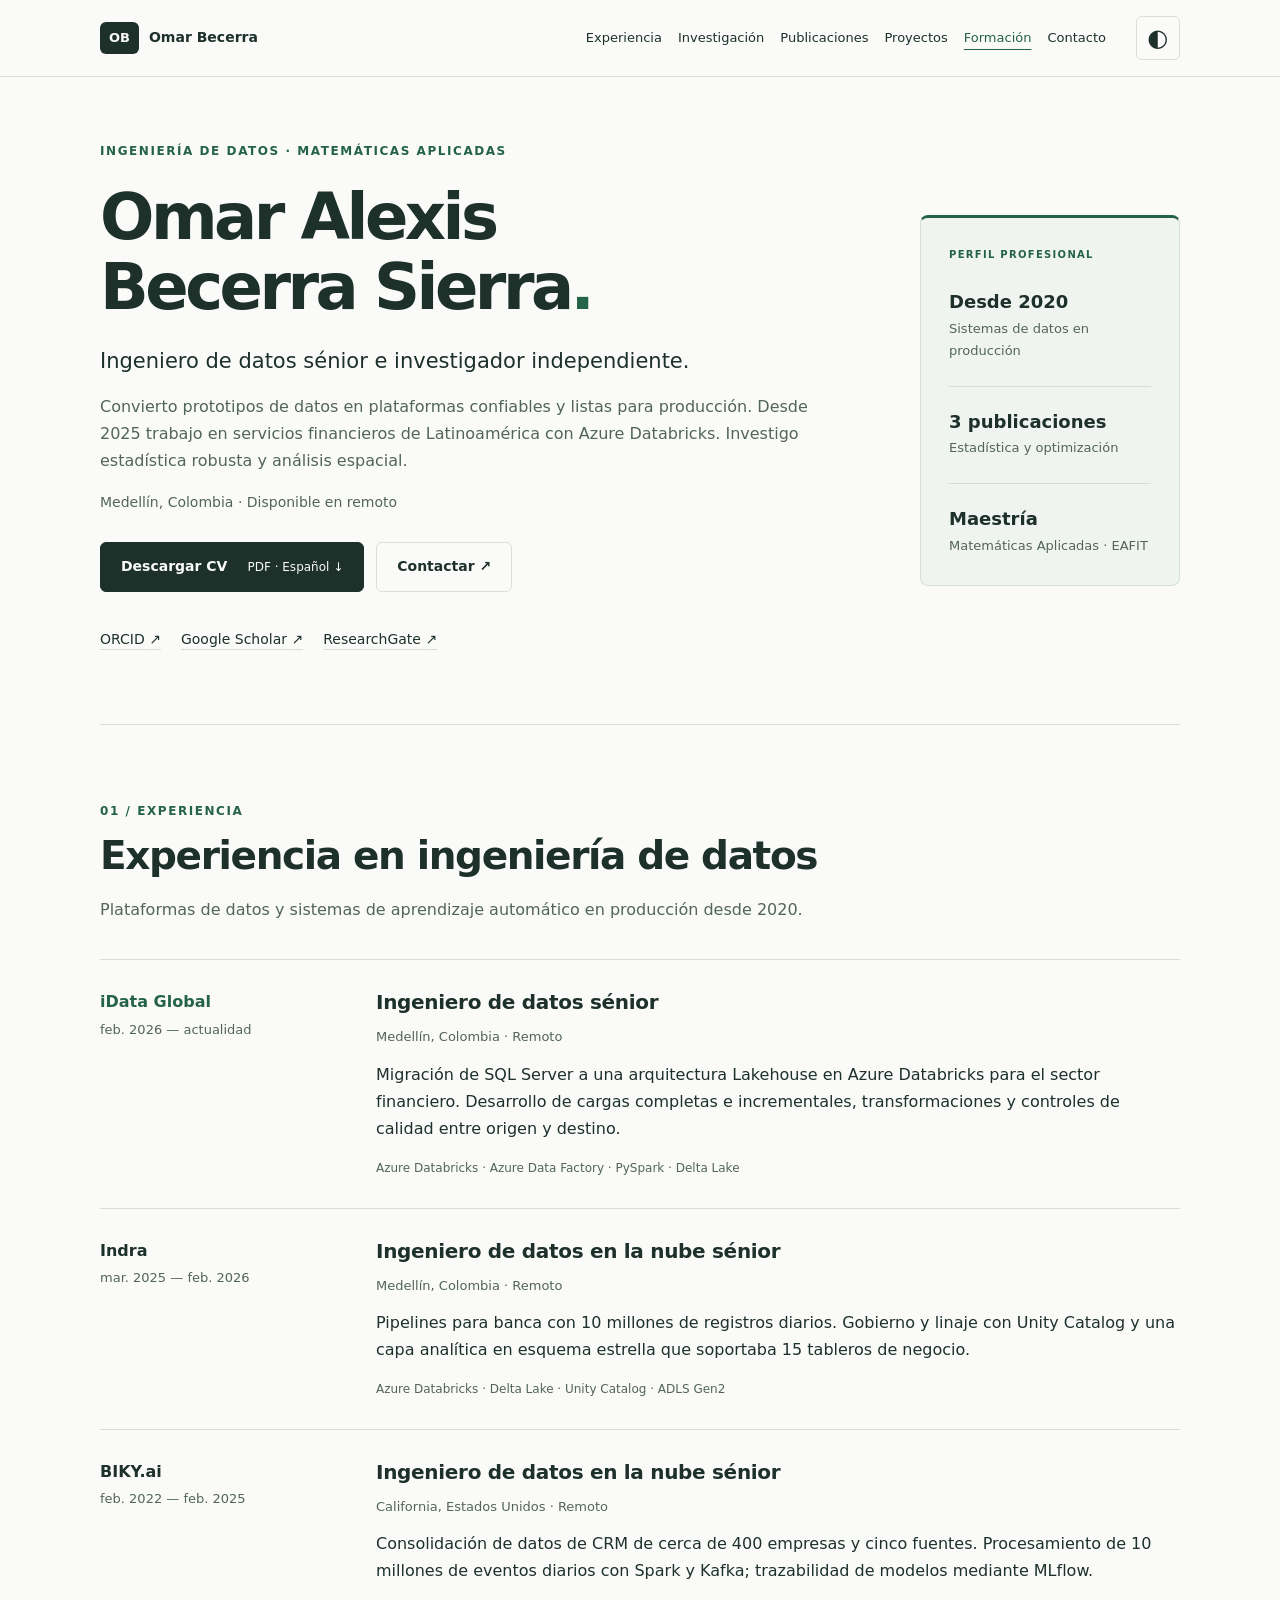
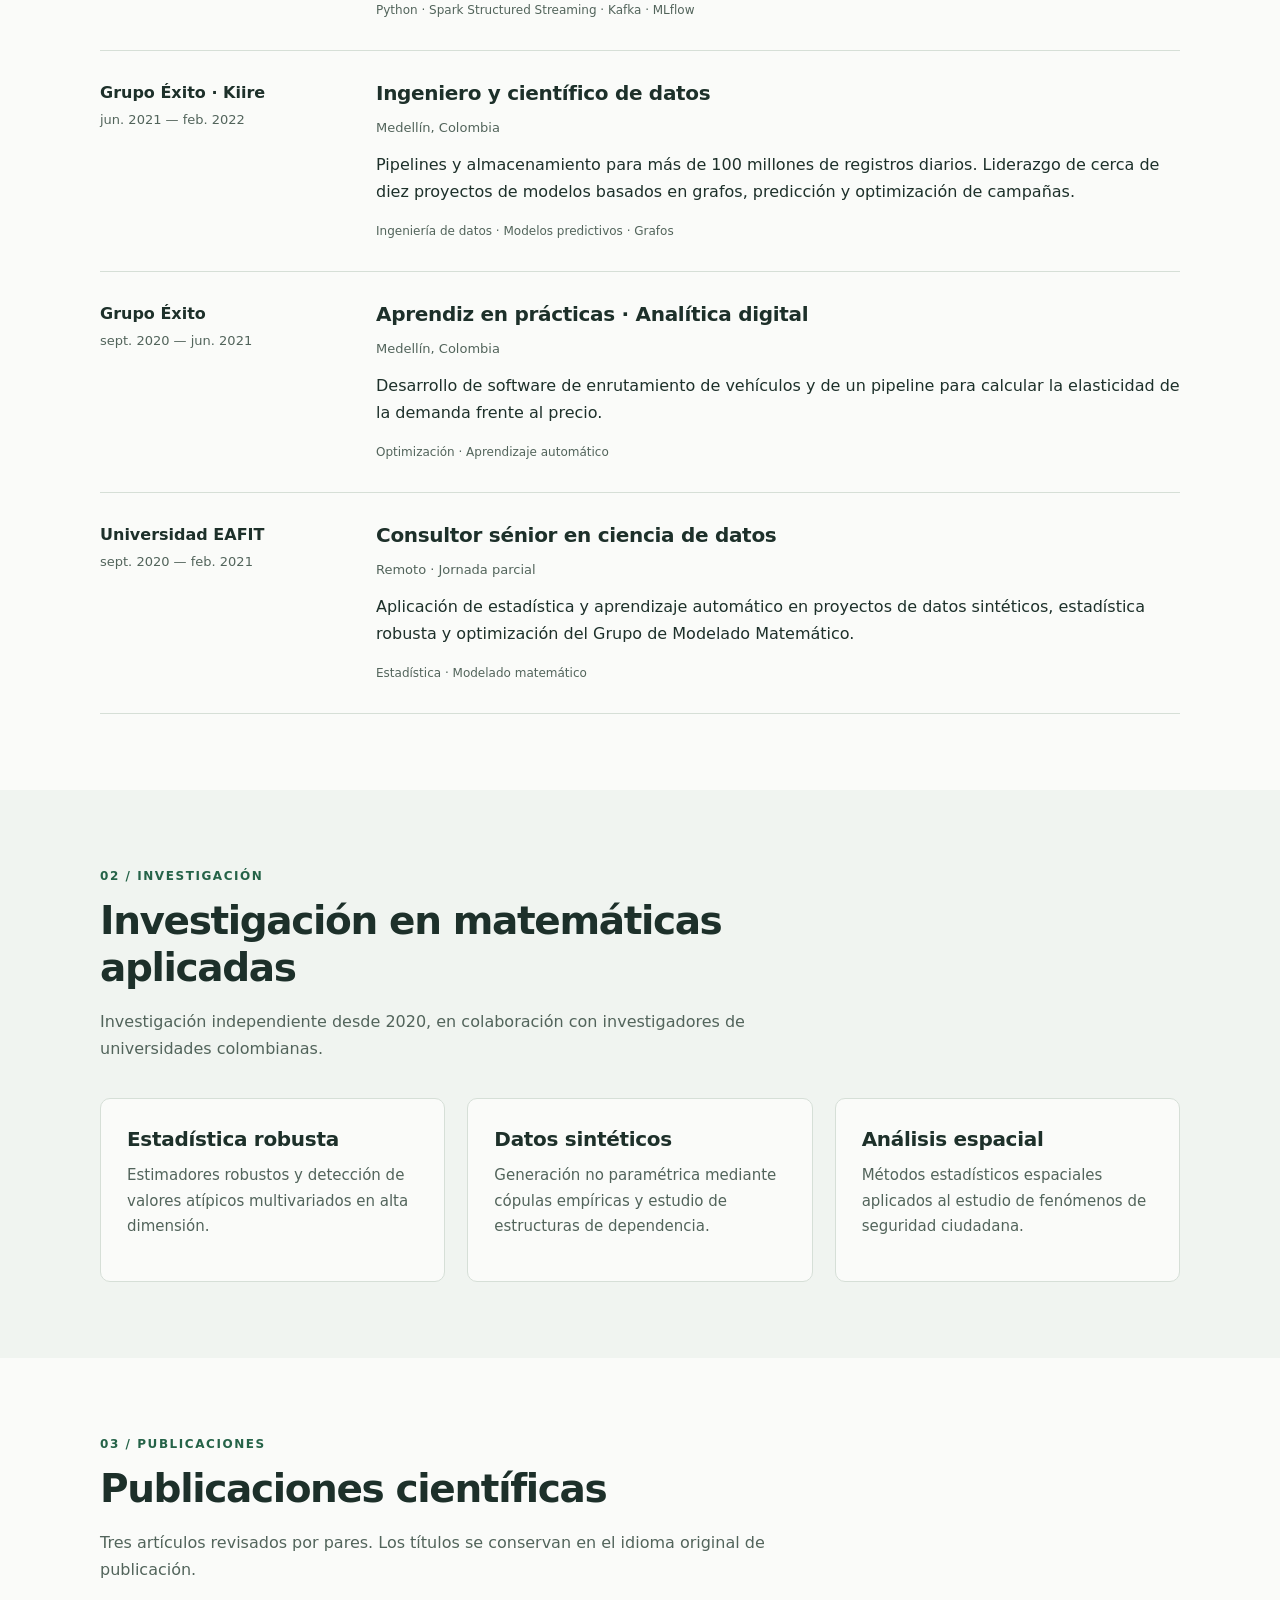
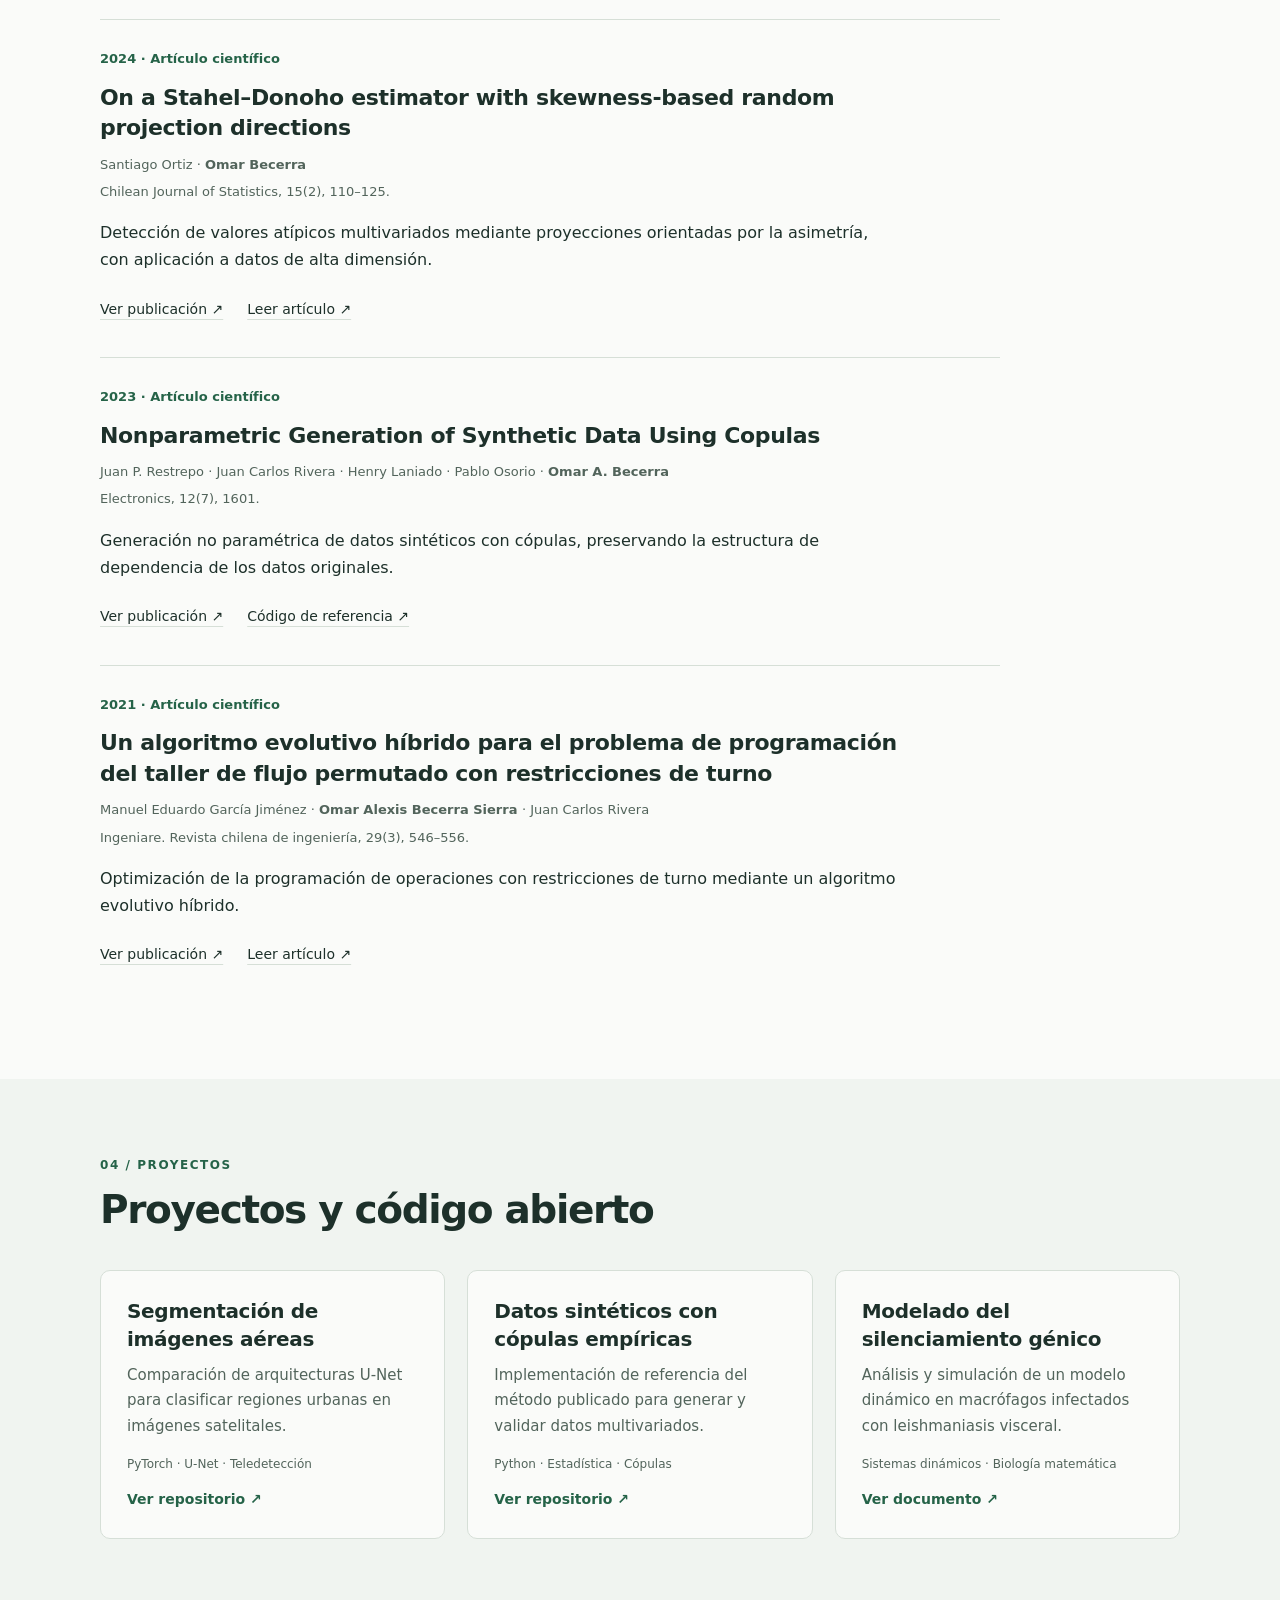
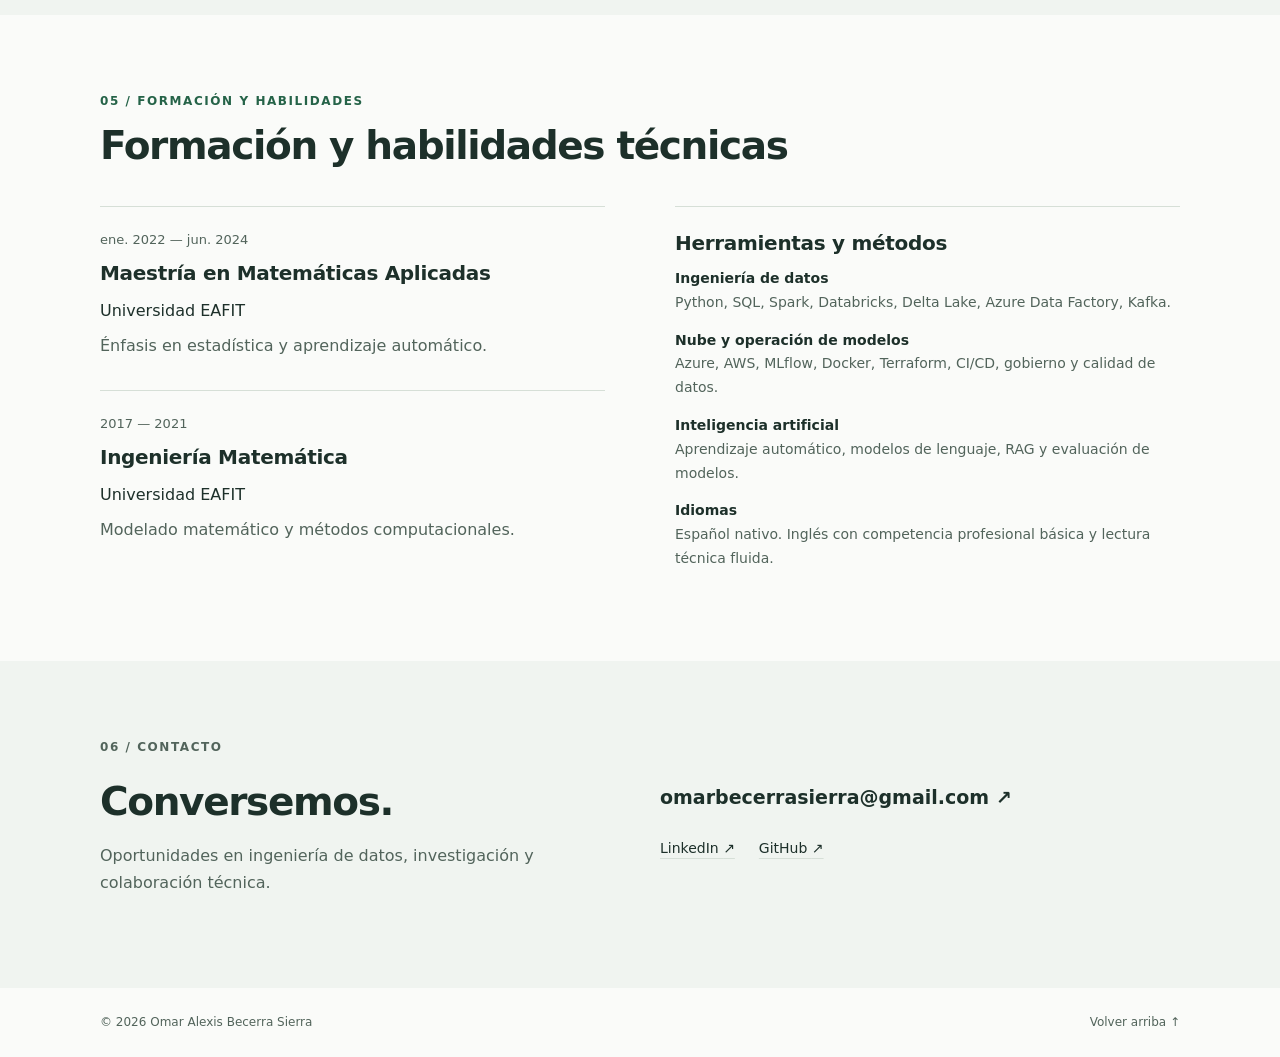
<file: index.html>
<!doctype html>
<html data-theme="light" lang="es">
<head>
<meta charset="utf-8"/>
<meta content="width=device-width, initial-scale=1" name="viewport"/>
<title>Omar Becerra Sierra | Ingeniero de datos · Azure Databricks</title>
<meta content="Omar Becerra Sierra, ingeniero de datos sénior en Medellín. Azure Databricks, plataformas Lakehouse e investigación en estadística robusta. CV y publicaciones." name="description"/>
<meta content="Omar Alexis Becerra Sierra" name="author"/>
<meta content="#fafbf9" media="(prefers-color-scheme: light)" name="theme-color"/>
<meta content="#14201b" media="(prefers-color-scheme: dark)" name="theme-color"/>
<meta content="light dark" name="color-scheme"/>
<meta content="index, follow" name="robots"/>
<link href="https://omarbecerrasierra.github.io/" rel="canonical"/>
<link href="assets/images/favicon.svg" rel="icon" type="image/svg+xml"/>
<meta content="profile" property="og:type"/>
<meta content="Omar Becerra Sierra | Ingeniero de datos · Azure Databricks" property="og:title"/>
<meta content="Omar Becerra Sierra, ingeniero de datos sénior en Medellín. Azure Databricks, plataformas Lakehouse e investigación en estadística robusta. CV y publicaciones." property="og:description"/>
<meta content="https://omarbecerrasierra.github.io/" property="og:url"/>
<meta content="Omar Becerra — Ingeniería de datos e investigación" property="og:site_name"/>
<meta content="Omar Alexis" property="profile:first_name"/>
<meta content="Becerra Sierra" property="profile:last_name"/>
<meta content="summary_large_image" name="twitter:card"/>
<link href="assets/css/styles.css?v=66e4f9c979" rel="stylesheet"/>
<script defer="" src="assets/js/main.js?v=fd586fa0eb">
</script>
<script type="application/ld+json">
{
  "@context": "https://schema.org",
  "@graph": [
    {
      "@type": "ProfilePage",
      "@id": "https://omarbecerrasierra.github.io/#profile",
      "url": "https://omarbecerrasierra.github.io/",
      "name": "Omar Becerra Sierra | Ingeniero de datos · Azure Databricks",
      "description": "Omar Becerra Sierra, ingeniero de datos sénior en Medellín. Azure Databricks, plataformas Lakehouse e investigación en estadística robusta. CV y publicaciones.",
      "inLanguage": "es",
      "mainEntity": {
        "@id": "https://omarbecerrasierra.github.io/#omar"
      }
    },
    {
      "@type": "Person",
      "@id": "https://omarbecerrasierra.github.io/#omar",
      "name": "Omar Alexis Becerra Sierra",
      "alternateName": "Omar Becerra Sierra",
      "givenName": "Omar Alexis",
      "familyName": "Becerra Sierra",
      "jobTitle": "Ingeniero de datos sénior",
      "url": "https://omarbecerrasierra.github.io/",
      "email": "mailto:omarbecerrasierra@gmail.com",
      "address": {
        "@type": "PostalAddress",
        "addressLocality": "Medellín",
        "addressCountry": "CO",
        "addressRegion": "Antioquia"
      },
      "alumniOf": {
        "@type": "CollegeOrUniversity",
        "name": "Universidad EAFIT",
        "url": "https://www.eafit.edu.co/"
      },
      "worksFor": {
        "@type": "Organization",
        "name": "iData Global"
      },
      "identifier": {
        "@type": "PropertyValue",
        "propertyID": "ORCID",
        "value": "https://orcid.org/0009-0004-6376-5649"
      },
      "sameAs": [
        "https://orcid.org/0009-0004-6376-5649",
        "https://scholar.google.com/citations?user=87z4LYcAAAAJ",
        "https://github.com/omarbecerrasierra",
        "https://www.linkedin.com/in/omarbecerrasierra",
        "https://www.researchgate.net/profile/Omar-Becerra-6"
      ],
      "knowsAbout": [
        "Ingeniería de datos",
        "Azure Databricks",
        "Apache Spark",
        "Delta Lake",
        "Unity Catalog",
        "Azure Data Factory",
        "MLOps",
        "Estadística robusta",
        "Datos sintéticos",
        "Análisis espacial"
      ],
      "knowsLanguage": [
        "es",
        "en"
      ]
    }
  ]
}
</script>
<meta content="es_CO" property="og:locale"/>
<meta content="https://omarbecerrasierra.github.io/assets/images/social-preview.png" property="og:image"/>
<meta content="1200" property="og:image:width"/>
<meta content="630" property="og:image:height"/>
<meta content="image/png" property="og:image:type"/>
<meta content="Omar Becerra Sierra — Ingeniería de datos e investigación" property="og:image:alt"/>
<meta content="Omar Becerra Sierra | Ingeniero de datos · Azure Databricks" name="twitter:title"/>
<meta content="Omar Becerra Sierra, ingeniero de datos sénior en Medellín. Azure Databricks, plataformas Lakehouse e investigación en estadística robusta. CV y publicaciones." name="twitter:description"/>
<meta content="https://omarbecerrasierra.github.io/assets/images/social-preview.png" name="twitter:image"/>
<meta content="Omar Becerra Sierra — Ingeniería de datos e investigación" name="twitter:image:alt"/>
</head>
<body>
<a class="skip-link" href="#main-content"> Saltar al contenido </a>
<header class="site-header" data-header="">
<div class="shell header-inner">
<a aria-label="Omar Becerra, inicio" class="brand" href="#top"><span class="brand-mark"> OB </span><span> Omar Becerra </span></a>
<nav aria-label="Navegación principal" class="desktop-nav">
<a href="#engineering"> Experiencia </a><a href="#research"> Investigación </a><a href="#publications"> Publicaciones </a><a href="#projects"> Proyectos </a><a href="#background"> Formación </a><a href="#contact">Contacto</a>
</nav>
<div class="header-actions">
<button aria-label="Cambiar a tema oscuro" class="icon-button theme-toggle" data-theme-toggle="" type="button"><span aria-hidden="true"> ◐ </span></button><button aria-controls="mobile-navigation" aria-expanded="false" aria-label="Abrir navegación" class="menu-toggle" data-menu-toggle="" type="button"> Menú </button>
</div>
</div>
<nav aria-label="Navegación móvil" class="mobile-nav shell" data-mobile-nav="" id="mobile-navigation">
<a href="#engineering"> Experiencia </a><a href="#research"> Investigación </a><a href="#publications"> Publicaciones </a><a href="#projects"> Proyectos </a><a href="#background"> Formación </a><a href="#contact"> Contacto </a>
</nav>
</header>
<main id="main-content">
<section aria-labelledby="hero-title" class="hero shell" id="top">
<div class="hero-content">
<p class="eyebrow">
 INGENIERÍA DE DATOS · MATEMÁTICAS APLICADAS
</p>
<h1 id="hero-title">
 Omar Alexis <br/> Becerra Sierra<span>.</span>
</h1>
<p class="hero-role">
 Ingeniero de datos sénior e investigador independiente.
</p>
<p class="hero-intro">
 Convierto prototipos de datos en plataformas confiables y listas para producción. Desde 2025 trabajo en servicios financieros de Latinoamérica con Azure Databricks. Investigo estadística robusta y análisis espacial.
</p>
<p class="location">
 Medellín, Colombia <span aria-hidden="true"> · </span> Disponible en remoto
</p>
<div class="hero-actions">
<a class="button button-primary" download="" href="assets/cv/HVOmarEspanol.pdf"> Descargar CV <span> PDF · Español ↓ </span></a><a class="button" href="#contact"> Contactar ↗ </a>
</div>
<nav aria-label="Perfiles académicos" class="profile-links">
<a href="https://orcid.org/0009-0004-6376-5649" rel="me noopener noreferrer" target="_blank"> ORCID <span aria-hidden="true"> ↗ </span></a><a href="https://scholar.google.com/citations?user=87z4LYcAAAAJ&amp;hl=es" rel="me noopener noreferrer" target="_blank"> Google Scholar <span aria-hidden="true"> ↗ </span></a><a href="https://www.researchgate.net/profile/Omar-Becerra-6" rel="me noopener noreferrer" target="_blank"> ResearchGate <span aria-hidden="true"> ↗ </span></a>
</nav>
</div>
<div class="hero-facts">
<p class="eyebrow">
PERFIL PROFESIONAL
</p>
<div>
<strong> Desde 2020 </strong><span> Sistemas de datos en producción </span>
</div>
<div>
<strong> 3 publicaciones </strong><span> Estadística y optimización </span>
</div>
<div>
<strong> Maestría </strong><span> Matemáticas Aplicadas · EAFIT </span>
</div>
</div>
</section>
<section aria-labelledby="engineering-title" class="section shell" id="engineering">
<div class="section-heading">
<p class="eyebrow">
 01 / EXPERIENCIA
</p>
<h2 id="engineering-title">
Experiencia en ingeniería de datos
</h2>
<p>
 Plataformas de datos y sistemas de aprendizaje automático en producción desde 2020.
</p>
</div>
<div class="role-list">
<article class="role">
<div>
<p class="company">
 iData Global
</p>
<p class="date">
<time datetime="2026-02"> feb. 2026 — actualidad </time>
</p>
</div>
<div>
<h3>
 Ingeniero de datos sénior
</h3>
<p class="muted">
 Medellín, Colombia · Remoto
</p>
<p>
 Migración de SQL Server a una arquitectura Lakehouse en Azure Databricks para el sector financiero. Desarrollo de cargas completas e incrementales, transformaciones y controles de calidad entre origen y destino.
</p>
<p class="stack">
 Azure Databricks · Azure Data Factory · PySpark · Delta Lake
</p>
</div>
</article>
<article class="role">
<div>
<p class="company">
 Indra
</p>
<p class="date">
<time datetime="2025-03"> mar. 2025 — feb. 2026 </time>
</p>
</div>
<div>
<h3>
 Ingeniero de datos en la nube sénior
</h3>
<p class="muted">
 Medellín, Colombia · Remoto
</p>
<p>
 Pipelines para banca con 10 millones de registros diarios. Gobierno y linaje con Unity Catalog y una capa analítica en esquema estrella que soportaba 15 tableros de negocio.
</p>
<p class="stack">
 Azure Databricks · Delta Lake · Unity Catalog · ADLS Gen2
</p>
</div>
</article>
<article class="role">
<div>
<p class="company">
 BIKY.ai
</p>
<p class="date">
<time datetime="2022-02"> feb. 2022 — feb. 2025 </time>
</p>
</div>
<div>
<h3>
 Ingeniero de datos en la nube sénior
</h3>
<p class="muted">
 California, Estados Unidos · Remoto
</p>
<p>
 Consolidación de datos de CRM de cerca de 400 empresas y cinco fuentes. Procesamiento de 10 millones de eventos diarios con Spark y Kafka; trazabilidad de modelos mediante MLflow.
</p>
<p class="stack">
 Python · Spark Structured Streaming · Kafka · MLflow
</p>
</div>
</article>
<article class="role">
<div>
<p class="company">
 Grupo Éxito · Kiire
</p>
<p class="date">
<time datetime="2021-06"> jun. 2021 — feb. 2022 </time>
</p>
</div>
<div>
<h3>
 Ingeniero y científico de datos
</h3>
<p class="muted">
 Medellín, Colombia
</p>
<p>
 Pipelines y almacenamiento para más de 100 millones de registros diarios. Liderazgo de cerca de diez proyectos de modelos basados en grafos, predicción y optimización de campañas.
</p>
<p class="stack">
 Ingeniería de datos · Modelos predictivos · Grafos
</p>
</div>
</article>
<article class="role">
<div>
<p class="company">
 Grupo Éxito
</p>
<p class="date">
<time datetime="2020-09"> sept. 2020 — jun. 2021 </time>
</p>
</div>
<div>
<h3>
 Aprendiz en prácticas · Analítica digital
</h3>
<p class="muted">
 Medellín, Colombia
</p>
<p>
 Desarrollo de software de enrutamiento de vehículos y de un pipeline para calcular la elasticidad de la demanda frente al precio.
</p>
<p class="stack">
 Optimización · Aprendizaje automático
</p>
</div>
</article>
<article class="role">
<div>
<p class="company">
 Universidad EAFIT
</p>
<p class="date">
<time datetime="2020-09"> sept. 2020 — feb. 2021 </time>
</p>
</div>
<div>
<h3>
 Consultor sénior en ciencia de datos
</h3>
<p class="muted">
 Remoto · Jornada parcial
</p>
<p>
 Aplicación de estadística y aprendizaje automático en proyectos de datos sintéticos, estadística robusta y optimización del Grupo de Modelado Matemático.
</p>
<p class="stack">
 Estadística · Modelado matemático
</p>
</div>
</article>
</div>
</section>
<section aria-labelledby="research-title" class="section section-tint" id="research">
<div class="shell">
<div class="section-heading">
<p class="eyebrow">
 02 / INVESTIGACIÓN
</p>
<h2 id="research-title">
Investigación en matemáticas aplicadas
</h2>
<p>
 Investigación independiente desde 2020, en colaboración con investigadores de universidades colombianas.
</p>
</div>
<div class="card-grid">
<article class="card">
<h3>
 Estadística robusta
</h3>
<p>
 Estimadores robustos y detección de valores atípicos multivariados en alta dimensión.
</p>
</article>
<article class="card">
<h3>
 Datos sintéticos
</h3>
<p>
 Generación no paramétrica mediante cópulas empíricas y estudio de estructuras de dependencia.
</p>
</article>
<article class="card">
<h3>
 Análisis espacial
</h3>
<p>
 Métodos estadísticos espaciales aplicados al estudio de fenómenos de seguridad ciudadana.
</p>
</article>
</div>
</div>
</section>
<section aria-labelledby="publications-title" class="section shell" id="publications">
<div class="section-heading">
<p class="eyebrow">
 03 / PUBLICACIONES
</p>
<h2 id="publications-title">
Publicaciones científicas
</h2>
<p>
 Tres artículos revisados por pares. Los títulos se conservan en el idioma original de publicación.
</p>
</div>
<div class="publication-list">
<article class="publication">
<p class="date">
 2024 · Artículo científico
</p>
<h3 lang="en">
 On a Stahel–Donoho estimator with skewness-based random projection directions
</h3>
<p class="authors">
 Santiago Ortiz · <strong> Omar Becerra </strong>
</p>
<p class="citation">
 Chilean Journal of Statistics, 15(2), 110–125.
</p>
<p>
 Detección de valores atípicos multivariados mediante proyecciones orientadas por la asimetría, con aplicación a datos de alta dimensión.
</p>
<div class="text-links">
<a aria-label="Ver publicación: On a Stahel–Donoho estimator with skewness-based random projection directions" href="https://doi.org/10.32372/chjs.15-02-01" rel="noopener noreferrer" target="_blank"> Ver publicación ↗ </a><a aria-label="Leer artículo: On a Stahel–Donoho estimator with skewness-based random projection directions" href="https://soche.cl/chjs/volumes/15/ChJS-15-02-01.pdf" rel="noopener noreferrer" target="_blank"> Leer artículo ↗ </a>
</div>
</article>
<article class="publication">
<p class="date">
 2023 · Artículo científico
</p>
<h3 lang="en">
 Nonparametric Generation of Synthetic Data Using Copulas
</h3>
<p class="authors">
 Juan P. Restrepo · Juan Carlos Rivera · Henry Laniado · Pablo Osorio · <strong> Omar A. Becerra </strong>
</p>
<p class="citation">
 Electronics, 12(7), 1601.
</p>
<p>
 Generación no paramétrica de datos sintéticos con cópulas, preservando la estructura de dependencia de los datos originales.
</p>
<div class="text-links">
<a aria-label="Ver publicación: Nonparametric Generation of Synthetic Data Using Copulas" href="https://doi.org/10.3390/electronics12071601" rel="noopener noreferrer" target="_blank"> Ver publicación ↗ </a><a aria-label="Código de referencia: Nonparametric Generation of Synthetic Data Using Copulas" href="https://github.com/jurest82/SyntheticDataCopulas" rel="noopener noreferrer" target="_blank"> Código de referencia ↗ </a>
</div>
</article>
<article class="publication">
<p class="date">
 2021 · Artículo científico
</p>
<h3>
 Un algoritmo evolutivo híbrido para el problema de programación del taller de flujo permutado con restricciones de turno
</h3>
<p class="authors">
 Manuel Eduardo García Jiménez · <strong> Omar Alexis Becerra Sierra </strong> · Juan Carlos Rivera
</p>
<p class="citation">
 Ingeniare. Revista chilena de ingeniería, 29(3), 546–556.
</p>
<p>
 Optimización de la programación de operaciones con restricciones de turno mediante un algoritmo evolutivo híbrido.
</p>
<div class="text-links">
<a aria-label="Ver publicación: Un algoritmo evolutivo híbrido para el problema de programación del taller de flujo permutado con restricciones de turno" href="https://doi.org/10.4067/S0718-33052021000300546" rel="noopener noreferrer" target="_blank"> Ver publicación ↗ </a><a aria-label="Leer artículo: Un algoritmo evolutivo híbrido para el problema de programación del taller de flujo permutado con restricciones de turno" href="https://www.scielo.cl/scielo.php?pid=S0718-33052021000300546&amp;script=sci_arttext&amp;tlng=es" rel="noopener noreferrer" target="_blank"> Leer artículo ↗ </a>
</div>
</article>
</div>
</section>
<section aria-labelledby="projects-title" class="section section-tint" id="projects">
<div class="shell">
<div class="section-heading">
<p class="eyebrow">
 04 / PROYECTOS
</p>
<h2 id="projects-title">
Proyectos y código abierto
</h2>
</div>
<div class="card-grid">
<article class="card">
<h3>
 Segmentación de imágenes aéreas
</h3>
<p>
 Comparación de arquitecturas U-Net para clasificar regiones urbanas en imágenes satelitales.
</p>
<p class="stack">
 PyTorch · U-Net · Teledetección
</p>
<a aria-label="Ver repositorio: Segmentación de imágenes aéreas" href="https://github.com/omarbecerrasierra/MMA" rel="noopener noreferrer" target="_blank"> Ver repositorio ↗ </a>
</article>
<article class="card">
<h3>
 Datos sintéticos con cópulas empíricas
</h3>
<p>
 Implementación de referencia del método publicado para generar y validar datos multivariados.
</p>
<p class="stack">
 Python · Estadística · Cópulas
</p>
<a aria-label="Ver repositorio: Datos sintéticos con cópulas empíricas" href="https://github.com/jurest82/SyntheticDataCopulas" rel="noopener noreferrer" target="_blank"> Ver repositorio ↗ </a>
</article>
<article class="card">
<h3>
 Modelado del silenciamiento génico
</h3>
<p>
 Análisis y simulación de un modelo dinámico en macrófagos infectados con leishmaniasis visceral.
</p>
<p class="stack">
 Sistemas dinámicos · Biología matemática
</p>
<a aria-label="Ver documento: Modelado del silenciamiento génico" href="https://repository.eafit.edu.co/bitstreams/7826165a-37dd-4b8c-99a2-df543c271528/download" rel="noopener noreferrer" target="_blank"> Ver documento ↗ </a>
</article>
</div>
</div>
</section>
<section aria-labelledby="background-title" class="section shell" id="background">
<div class="section-heading">
<p class="eyebrow">
 05 / FORMACIÓN Y HABILIDADES
</p>
<h2 id="background-title">
Formación y habilidades técnicas
</h2>
</div>
<div class="background-grid">
<div>
<article class="education">
<p class="date">
 ene. 2022 — jun. 2024
</p>
<h3>
 Maestría en Matemáticas Aplicadas
</h3>
<p>
 Universidad EAFIT
</p>
<p class="muted">
 Énfasis en estadística y aprendizaje automático.
</p>
</article>
<article class="education">
<p class="date">
 2017 — 2021
</p>
<h3>
 Ingeniería Matemática
</h3>
<p>
 Universidad EAFIT
</p>
<p class="muted">
 Modelado matemático y métodos computacionales.
</p>
</article>
</div>
<div class="skills">
<h3>
 Herramientas y métodos
</h3>
<p>
<strong> Ingeniería de datos </strong><br/> Python, SQL, Spark, Databricks, Delta Lake, Azure Data Factory, Kafka.
</p>
<p>
<strong> Nube y operación de modelos </strong><br/> Azure, AWS, MLflow, Docker, Terraform, CI/CD, gobierno y calidad de datos.
</p>
<p>
<strong> Inteligencia artificial </strong><br/> Aprendizaje automático, modelos de lenguaje, RAG y evaluación de modelos.
</p>
<p>
<strong> Idiomas </strong><br/> Español nativo. Inglés con competencia profesional básica y lectura técnica fluida.
</p>
</div>
</div>
</section>
<section aria-labelledby="contact-title" class="section section-tint" id="contact">
<div class="shell contact-grid">
<div>
<p class="eyebrow">
 06 / CONTACTO
</p>
<h2 id="contact-title">
 Conversemos.
</h2>
<p>
 Oportunidades en ingeniería de datos, investigación y colaboración técnica.
</p>
</div>
<div>
<a class="email-link" href="mailto:omarbecerrasierra@gmail.com"> omarbecerrasierra@gmail.com ↗ </a>
<div class="text-links">
<a href="https://www.linkedin.com/in/omarbecerrasierra" rel="me noopener noreferrer" target="_blank"> LinkedIn <span aria-hidden="true"> ↗ </span></a><a href="https://github.com/omarbecerrasierra" rel="me noopener noreferrer" target="_blank"> GitHub <span aria-hidden="true"> ↗ </span></a>
</div>
</div>
</div>
</section>
</main>
<footer class="shell site-footer">
<p>
 © <span data-current-year=""> 2026 </span> Omar Alexis Becerra Sierra
</p>
<a href="#top"> Volver arriba ↑ </a>
</footer>
</body>
</html>
</file>
<file: assets/css/styles.css>
:root {
  --paper:#fafbf9;
  --surface:#f0f4f0;
  --ink:#1d302a;
  --muted:#52645b;
  --accent:#256348;
  --line:#d6dfd7;
  --header-height:76px;
  color-scheme:light
}
:root[data-theme=dark] {
  --paper:#14201b;
  --surface:#1c2b24;
  --ink:#edf3ee;
  --muted:#b2c2b8;
  --accent:#9cd5b3;
  --line:#3b5043;
  color-scheme:dark
}
* {
  box-sizing:border-box
}
html {
  scroll-behavior:smooth;
  scroll-padding-top:100px
}
body {
  margin:0;
  background:var(--paper);
  color:var(--ink);
  font-family:Inter,ui-sans-serif,system-ui,-apple-system,BlinkMacSystemFont,"Segoe UI",sans-serif;
  font-size:16px;
  line-height:1.7
}
a {
  color:inherit;
  text-decoration:none
}
a:hover {
  color:var(--accent);
  text-decoration:underline;
  text-underline-offset:5px
}
button {
  font:inherit;
  cursor:pointer
}
a,button {
  -webkit-tap-highlight-color:transparent
}
:focus-visible {
  outline:3px solid var(--accent);
  outline-offset:5px
}
.shell {
  width:min(1080px,calc(100% - 64px));
  margin-inline:auto
}
.site-header {
  position:sticky;
  top:0;
  z-index:10;
  background:var(--paper);
  border-bottom:1px solid var(--line)
}
.header-inner {
  min-height:76px;
  display:flex;
  align-items:center;
  gap:30px
}
.brand {
  display:flex;
  align-items:center;
  gap:10px;
  font-size:14px;
  font-weight:700;
  white-space:nowrap
}
.brand-mark {
  background:var(--ink);
  color:var(--paper);
  padding:5px 9px;
  border-radius:6px;
  font-size:13px
}
.desktop-nav {
  margin-left:auto;
  display:flex;
  gap:22px;
  font-size:13px
}
.desktop-nav .is-active {
  color:var(--accent);
  text-decoration:underline;
  text-underline-offset:7px
}
.header-actions {
  display:flex;
  gap:10px;
  align-items:center
}
.icon-button,.menu-toggle {
  border:1px solid var(--line);
  border-radius:6px;
  background:transparent;
  color:var(--ink);
  min-width:44px;
  min-height:44px
}
.icon-button {
  font-size:24px
}
.menu-toggle,.mobile-nav {
  display:none
}
.skip-link {
  position:fixed;
  top:-100px;
  left:20px;
  padding:12px;
  background:var(--paper);
  z-index:30
}
.skip-link:focus {
  top:10px
}
.hero {
  padding-block:80px 0
}
.eyebrow {
  font-size:12px;
  letter-spacing:.13em;
  font-weight:700;
  color:var(--accent);
  margin:0 0 22px
}
h1,h2,h3,p {
  margin-top:0
}
h1 {
  font-size:clamp(42px,6.5vw,76px);
  line-height:1.08;
  letter-spacing:-.055em;
  font-weight:650;
  margin-bottom:24px
}
h1 span {
  color:var(--accent)
}
.hero-role {
  font-size:clamp(18px,2.5vw,23px);
  line-height:1.5;
  margin-bottom:16px
}
.hero-intro {
  max-width:740px;
  color:var(--muted);
  font-size:18px
}
.location {
  color:var(--muted);
  font-size:14px
}
.hero-actions {
  display:flex;
  gap:12px;
  flex-wrap:wrap;
  margin-block:28px
}
.button {
  display:inline-flex;
  align-items:center;
  justify-content:center;
  gap:20px;
  padding:12px 20px;
  border:1px solid var(--line);
  border-radius:6px;
  font-size:14px;
  font-weight:600
}
.button-primary {
  background:var(--ink);
  color:var(--paper);
  border-color:var(--ink)
}
.button-primary:hover {
  background:var(--accent);
  color:var(--paper);
  text-decoration:none
}
.button span {
  font-size:12px;
  font-weight:400
}
.profile-links,.text-links {
  display:flex;
  gap:24px;
  flex-wrap:wrap;
  font-size:14px
}
.profile-links a,.text-links a {
  padding-block:8px;
  text-decoration:underline;
  text-underline-offset:5px;
  text-decoration-color:var(--line)
}
.hero-facts {
  margin-top:52px;
  padding-block:26px;
  border-block:1px solid var(--line);
  display:grid;
  grid-template-columns:repeat(3,1fr);
  gap:24px
}
.hero-facts strong,.hero-facts span {
  display:block
}
.hero-facts strong {
  font-size:18px;
  font-weight:600
}
.hero-facts span {
  font-size:13px;
  color:var(--muted)
}
.section {
  padding-block:76px
}
.section-tint {
  background:var(--surface)
}
.section-heading {
  margin-bottom:36px;
  max-width:760px
}
.section-heading .eyebrow {
  margin-bottom:12px
}
h2 {
  font-size:clamp(28px,3.5vw,39px);
  line-height:1.2;
  letter-spacing:-.035em;
  font-weight:600;
  margin-bottom:16px
}
.section-heading>p:last-child {
  color:var(--muted)
}
h3 {
  font-size:20px;
  line-height:1.4;
  letter-spacing:-.015em;
  font-weight:600;
  margin-bottom:10px
}
.role {
  display:grid;
  grid-template-columns:240px 1fr;
  gap:36px;
  padding-block:28px;
  border-top:1px solid var(--line)
}
.role:last-child {
  border-bottom:1px solid var(--line)
}
.company {
  font-weight:650;
  margin-bottom:3px
}
.date {
  font-size:13px;
  color:var(--muted);
  margin-bottom:12px
}
.muted,.stack {
  color:var(--muted)
}
.role .muted {
  font-size:13px;
  margin-bottom:12px
}
.role p:last-child {
  margin-bottom:0
}
.stack {
  font-size:12px;
  line-height:1.8
}
.card-grid {
  display:grid;
  grid-template-columns:repeat(3,minmax(0,1fr));
  gap:22px
}
.card {
  padding:26px;
  border:1px solid var(--line);
  border-radius:8px;
  background:var(--paper);
  display:flex;
  flex-direction:column;
  align-items:flex-start
}
.card p {
  font-size:15px;
  color:var(--muted)
}
.card .stack {
  font-size:12px
}
.card>a {
  margin-top:auto;
  font-size:14px;
  font-weight:600;
  color:var(--accent)
}
.publication {
  padding-block:28px;
  border-top:1px solid var(--line);
  max-width:900px
}
.publication h3 {
  font-size:22px;
  max-width:820px
}
.publication>p {
  max-width:800px
}
.publication .authors,.publication .citation {
  font-size:13px;
  margin-bottom:5px;
  color:var(--muted)
}
.publication .citation {
  margin-bottom:16px
}
.publication .date {
  color:var(--accent);
  font-weight:600
}
.background-grid {
  display:grid;
  grid-template-columns:1fr 1fr;
  gap:70px
}
.education {
  padding-block:22px;
  border-top:1px solid var(--line)
}
.education p {
  margin-bottom:8px
}
.skills {
  border-top:1px solid var(--line);
  padding-top:22px
}
.skills p {
  font-size:14px;
  color:var(--muted)
}
.skills strong {
  color:var(--ink)
}
.contact-grid {
  display:grid;
  grid-template-columns:1fr 1fr;
  gap:40px;
  align-items:center
}
.contact-grid p {
  color:var(--muted)
}
.email-link {
  font-size:clamp(14px,1.8vw,19px);
  font-weight:600;
  overflow-wrap:anywhere
}
.contact-grid .text-links {
  margin-top:16px
}
.site-footer {
  display:flex;
  justify-content:space-between;
  gap:20px;
  padding-block:24px;
  font-size:12px;
  color:var(--muted)
}
.site-footer p {
  margin:0
}
.error-page main {
  width:min(800px,calc(100% - 40px));
  margin:40px auto
}
.error-content {
  margin-block:100px
}
.error-content h1 {
  font-size:48px
}
@media(max-width:1000px) {
  .desktop-nav {
    gap:14px
  }
  .header-inner {
    gap:18px
  }
  .brand>span:last-child {
    display:none
  }
}
@media(max-width:900px) {
  .desktop-nav {
    display:none
  }
  .header-actions {
    margin-left:auto
  }
  .brand>span:last-child {
    display:inline
  }
  .menu-toggle {
    display:block;
    padding-inline:12px;
    font-size:14px
  }
  .mobile-nav.is-open {
    display:flex;
    flex-direction:column;
    padding-block:12px 22px;
    max-height:calc(100dvh - 76px);
    overflow:auto
  }
  .mobile-nav a {
    padding:10px 0
  }
  .card-grid {
    grid-template-columns:1fr
  }
  .card {
    padding:24px
  }
  .role {
    grid-template-columns:190px 1fr;
    gap:24px
  }
  .contact-grid {
    grid-template-columns:1fr;
    gap:16px
  }
}
@media(max-width:600px) {
  .shell {
    width:calc(100% - 36px)
  }
  .hero {
    padding-top:48px
  }
  .hero-intro {
    font-size:16px
  }
  .hero-facts {
    grid-template-columns:1fr;
    gap:18px;
    margin-top:32px
  }
  .hero-facts div {
    display:grid;
    grid-template-columns:135px 1fr;
    align-items:baseline;
    gap:10px
  }
  .hero-facts strong {
    font-size:16px
  }
  .section {
    padding-block:50px
  }
  .role {
    grid-template-columns:1fr;
    gap:4px
  }
  .role h3 {
    font-size:19px
  }
  .background-grid {
    grid-template-columns:1fr;
    gap:24px
  }
  .profile-links {
    gap:20px;
    font-size:13px
  }
  .publication h3 {
    font-size:20px
  }
  .site-footer {
    flex-direction:column;
    gap:8px
  }
  .hero-actions .button {
    width:100%
  }
  .eyebrow {
    font-size:10px
  }
  .hero-facts span {
    font-size:12px
  }
}
@media(prefers-reduced-motion:reduce) {
  html {
    scroll-behavior:auto
  }
}
@media print {
  html {
    scroll-padding-top:0
  }
  :root,:root[data-theme=dark] {
    --paper:white;
    --surface:white;
    --ink:#111;
    --muted:#444;
    --accent:#222;
    --line:#ccc
  }
  .site-header,.hero-actions,.site-footer,.skip-link {
    display:none
  }
  .shell {
    width:100%
  }
  .hero,.section {
    padding-block:22px
  }
  h1 {
    font-size:38px
  }
  h2 {
    font-size:26px
  }
  .role,.publication,.card,.education {
    break-inside:avoid
  }
  .card-grid {
    grid-template-columns:1fr
  }
  .profile-links {
    display:flex
  }
}

/* Presentación: perfil y resumen visibles juntos en escritorio. */
.hero {
  display: grid;
  grid-template-columns: minmax(0, 1fr) 260px;
  align-items: center;
  gap: 56px;
  padding-block: 64px;
  border-bottom: 1px solid var(--line);
}
.hero-content { min-width: 0; }
h1 { font-size: clamp(40px, 5.2vw, 64px); }
.hero-role { font-size: 21px; }
.hero-intro { font-size: 16px; }
.hero-facts {
  display: grid;
  grid-template-columns: 1fr;
  gap: 24px;
  margin: 0;
  padding: 28px;
  border: 1px solid var(--line);
  border-top: 3px solid var(--accent);
  border-radius: 8px;
  background: var(--surface);
}
.hero-facts .eyebrow { margin: 0; font-size: 10px; }
.hero-facts div + div { border-top: 1px solid var(--line); padding-top: 20px; }
.desktop-nav { gap: 16px; }
.role:first-child .company { color: var(--accent); }
.card { border-radius: 10px; }
.card a:hover { text-underline-offset: 5px; }
.profile-links { gap: 20px; }
.theme-toggle, .menu-toggle { display: none; }
.js .theme-toggle { display: inline-block; }
@media (max-width: 900px) {
  .hero { grid-template-columns: 1fr; gap: 32px; }
  .hero-facts { grid-template-columns: repeat(3, 1fr); padding: 24px; }
  .hero-facts .eyebrow { grid-column: 1 / -1; }
  .hero-facts div + div { border: 0; padding-top: 0; }
  .js .menu-toggle { display: block; }
  html:not(.js) .mobile-nav { display: flex; flex-wrap: wrap; gap: 8px 20px; padding-block: 12px; }
}
@media (max-width: 600px) {
  .hero { padding-block: 36px; }
  .hero-facts { grid-template-columns: 1fr; gap: 18px; }
  .hero-facts div { grid-template-columns: 120px 1fr; }
  .hero-role { font-size: 19px; }
  .profile-links { gap: 16px; }
}
@media print {
  .hero { display: block; padding-block: 20px; }
  .hero-facts { display: none; }
}
</file>
